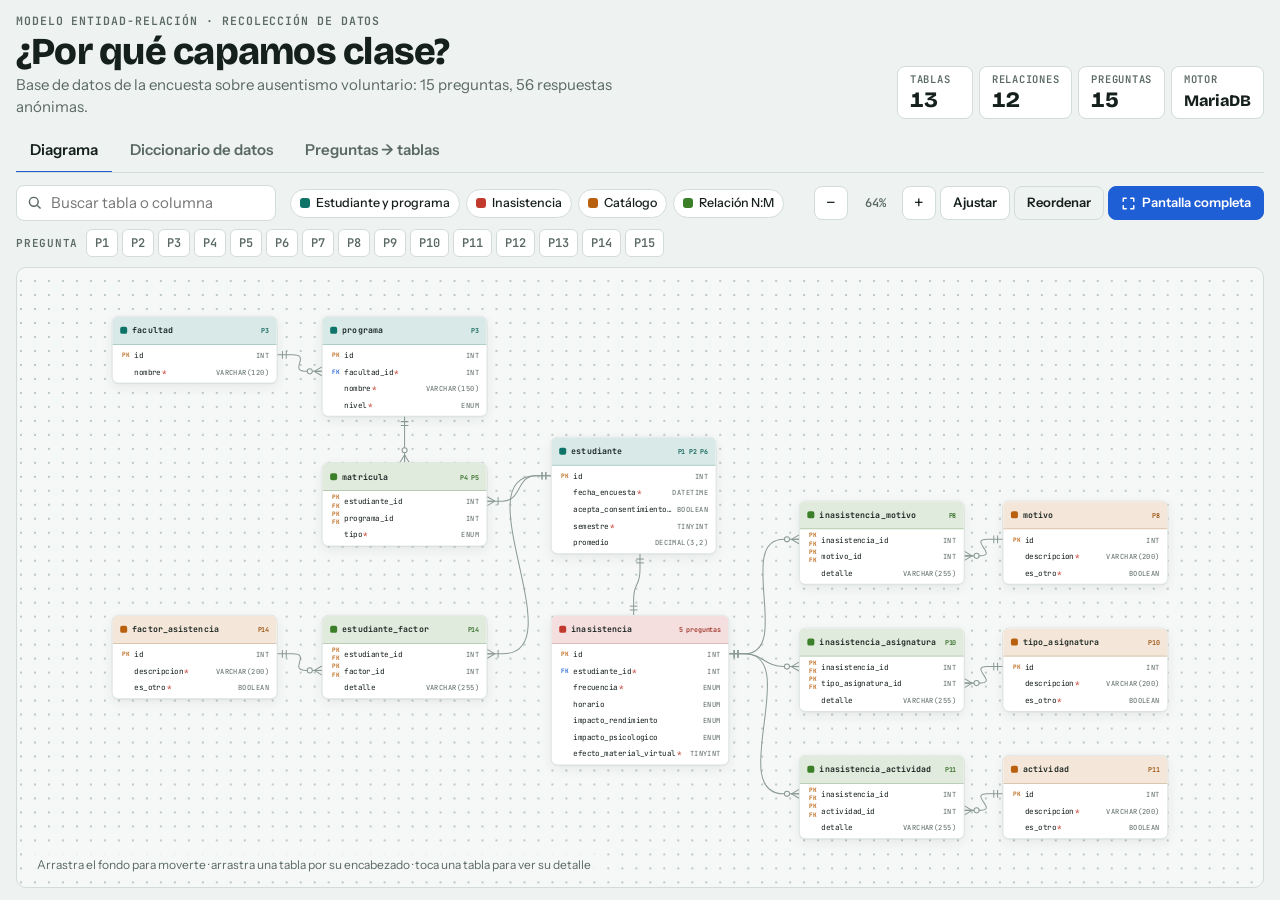
<file: index.html>
<!doctype html>
<html lang="es">
<head>
<meta charset="utf-8">
<meta name="viewport" content="width=device-width, initial-scale=1, viewport-fit=cover">
<!-- ARTIFACT-START -->
<title>MER ¿Por qué capamos clase?</title>
<meta name="claude:viewport-fit-sides" content="cover">
<link rel="preconnect" href="https://fonts.googleapis.com">
<link rel="preconnect" href="https://fonts.gstatic.com" crossorigin>
<link rel="stylesheet" href="https://fonts.googleapis.com/css2?family=Bricolage+Grotesque:opsz,wght@12..96,600;12..96,800&family=Instrument+Sans:wght@400;500;600&family=JetBrains+Mono:wght@400;600&display=swap">
<link rel="stylesheet" href="visor/styles.css">
<!-- HEAD-END -->
</head>
<body>
<!-- BODY-START -->
<div class="app">
  <header class="top">
    <div class="top__title">
      <p class="eyebrow">Modelo entidad-relación · Recolección de datos</p>
      <h1>¿Por qué capamos clase?</h1>
      <p class="lede">Base de datos de la encuesta sobre ausentismo voluntario: 15 preguntas, 56 respuestas anónimas.</p>
    </div>
    <dl class="stats">
      <div><dt>Tablas</dt><dd id="st-tablas">15</dd></div>
      <div><dt>Relaciones</dt><dd id="st-rel">15</dd></div>
      <div><dt>Preguntas</dt><dd id="st-preg">15</dd></div>
      <div><dt>Motor</dt><dd class="dd-text">MariaDB</dd></div>
    </dl>
  </header>

  <nav class="tabs" role="tablist" aria-label="Vistas del modelo">
    <button class="tab" role="tab" id="tab-diagrama" data-view="diagrama" aria-selected="true">Diagrama</button>
    <button class="tab" role="tab" id="tab-diccionario" data-view="diccionario" aria-selected="false">Diccionario de datos</button>
    <button class="tab" role="tab" id="tab-preguntas" data-view="preguntas" aria-selected="false">Preguntas → tablas</button>
  </nav>

  <main class="views">
    <!-- Vista diagrama -->
    <section class="view view--diagrama" id="view-diagrama" role="tabpanel" aria-labelledby="tab-diagrama">
      <div class="toolbar">
        <label class="search">
          <svg viewBox="0 0 20 20" aria-hidden="true"><circle cx="8.5" cy="8.5" r="5.5"/><path d="M13 13l4 4"/></svg>
          <input id="buscar" type="search" placeholder="Buscar tabla o columna" autocomplete="off">
        </label>
        <div class="legend" id="leyenda"></div>
        <div class="zoom">
          <button class="icon-btn" id="zoom-menos" aria-label="Alejar">−</button>
          <span id="zoom-valor" class="zoom__val">100%</span>
          <button class="icon-btn" id="zoom-mas" aria-label="Acercar">+</button>
          <button class="btn" id="ajustar">Ajustar</button>
          <button class="btn btn--ghost" id="reordenar" title="Volver a la posición original de las tablas">Reordenar</button>
          <button class="btn btn--full" id="pantalla" title="Pantalla completa (tecla F)" aria-pressed="false">
            <svg viewBox="0 0 20 20" aria-hidden="true"><path class="i-open" d="M3 7V3h4M13 3h4v4M17 13v4h-4M7 17H3v-4"/><path class="i-close" d="M7 3v4H3M17 7h-4V3M13 17v-4h4M3 13h4v4"/></svg>
            <span>Pantalla completa</span>
          </button>
        </div>
      </div>
      <div class="qbar" id="qbar" aria-label="Resaltar por pregunta"></div>
      <div class="stage">
        <div class="viewport" id="viewport" tabindex="0" aria-label="Diagrama entidad-relación. Arrastra para moverte, usa la rueda o los botones para hacer zoom.">
          <div class="world" id="world">
            <svg class="edges" id="edges" aria-hidden="true"></svg>
          </div>
        </div>
        <div class="banner" id="banner" hidden></div>
        <p class="hint" id="hint">Arrastra el fondo para moverte · arrastra una tabla por su encabezado · toca una tabla para ver su detalle</p>
        <aside class="panel" id="panel" hidden aria-live="polite">
          <button class="panel__close icon-btn" id="cerrar" aria-label="Cerrar detalle">×</button>
          <div id="panel-body"></div>
        </aside>
      </div>
    </section>

    <!-- Vista diccionario -->
    <section class="view view--doc" id="view-diccionario" role="tabpanel" aria-labelledby="tab-diccionario" hidden>
      <div class="doc" id="diccionario"></div>
    </section>

    <!-- Vista preguntas -->
    <section class="view view--doc" id="view-preguntas" role="tabpanel" aria-labelledby="tab-preguntas" hidden>
      <div class="doc" id="preguntas"></div>
    </section>
  </main>
</div>
<script src="visor/modelo.js"></script>
<script src="visor/app.js"></script>
<!-- BODY-END -->
</body>
</html>
</file>
<file: visor/styles.css>
/* Layout: app de una pantalla — cabecera compacta, pestañas y un lienzo de plano
   técnico con cuadrícula de puntos donde viven las tablas; el diccionario y las
   preguntas son vistas de lectura con desplazamiento propio. */
:root {
  --bg: #eef2f1;
  --surface: #ffffff;
  --surface-2: #f6f8f7;
  --ink: #15201d;
  --muted: #5a6964;
  --line: #d3dcd9;
  --dot: #bccac5;
  --edge: #8a9a95;
  --accent: #1f5fd6;
  --accent-ink: #ffffff;

  --g-academico: #0e7469;
  --g-centro: #c23a2e;
  --g-unica: #6450c8;
  --g-multiple: #b8600d;
  --g-puente: #3b8028;

  --font-display: "Bricolage Grotesque", "Segoe UI", system-ui, sans-serif;
  --font-body: "Instrument Sans", "Segoe UI", system-ui, -apple-system, sans-serif;
  --font-mono: "JetBrains Mono", ui-monospace, "Cascadia Mono", Consolas, monospace;

  --radius: 10px;
  --shadow: 0 1px 2px rgb(20 40 35 / .06), 0 6px 18px rgb(20 40 35 / .07);
  --tbl-w: 260px;
}
@media (prefers-color-scheme: dark) {
  :root:not([data-theme="light"]) {
    --bg: #0f1514; --surface: #18201f; --surface-2: #1d2725; --ink: #e5ece9; --muted: #98a8a3;
    --line: #2c3936; --dot: #2d3a37; --edge: #6f817c; --accent: #6f9cff; --accent-ink: #0b1222;
    --g-academico: #3cc2b2; --g-centro: #ff7b6b; --g-unica: #a796ff; --g-multiple: #f0a04d; --g-puente: #7fcf63;
    --shadow: 0 1px 2px rgb(0 0 0 / .4), 0 8px 22px rgb(0 0 0 / .35);
    color-scheme: dark;
  }
}
:root[data-theme="dark"] {
  --bg: #0f1514; --surface: #18201f; --surface-2: #1d2725; --ink: #e5ece9; --muted: #98a8a3;
  --line: #2c3936; --dot: #2d3a37; --edge: #6f817c; --accent: #6f9cff; --accent-ink: #0b1222;
  --g-academico: #3cc2b2; --g-centro: #ff7b6b; --g-unica: #a796ff; --g-multiple: #f0a04d; --g-puente: #7fcf63;
  --shadow: 0 1px 2px rgb(0 0 0 / .4), 0 8px 22px rgb(0 0 0 / .35);
  color-scheme: dark;
}

* { box-sizing: border-box; }
html, body { height: 100%; }
body {
  margin: 0;
  background: var(--bg);
  color: var(--ink);
  font: 15px/1.5 var(--font-body);
  -webkit-font-smoothing: antialiased;
}
button { font: inherit; color: inherit; }
:focus-visible { outline: 2px solid var(--accent); outline-offset: 2px; }

.app {
  height: 100%;
  display: grid;
  grid-template-rows: auto auto 1fr;
  padding-left: max(16px, env(safe-area-inset-left, 0px));
  padding-right: max(16px, env(safe-area-inset-right, 0px));
  padding-block: 14px 12px;
  gap: 12px;
  min-height: 0;
}

/* Cabecera */
.top { display: flex; flex-wrap: wrap; align-items: end; justify-content: space-between; gap: 12px 24px; }
.top__title { min-width: 0; }
.eyebrow { margin: 0; font: 600 11.5px/1.2 var(--font-mono); letter-spacing: .08em; text-transform: uppercase; color: var(--muted); }
h1 { margin: 4px 0 2px; font: 800 clamp(26px, 4vw, 38px)/1.05 var(--font-display); letter-spacing: -.02em; text-wrap: balance; }
.lede { margin: 0; color: var(--muted); max-width: 62ch; }
.stats { display: flex; gap: 6px; margin: 0; flex-wrap: wrap; }
.stats div { background: var(--surface); border: 1px solid var(--line); border-radius: 8px; padding: 6px 12px; min-width: 76px; }
.stats dt { font: 600 10.5px/1.2 var(--font-mono); letter-spacing: .07em; text-transform: uppercase; color: var(--muted); }
.stats dd { margin: 2px 0 0; font: 800 22px/1.1 var(--font-display); font-variant-numeric: tabular-nums; }
.stats .dd-text { font-size: 16px; padding-top: 4px; }

/* Pestañas */
.tabs { display: flex; gap: 4px; border-bottom: 1px solid var(--line); overflow-x: auto; scrollbar-width: none; }
.tab {
  background: none; border: 0; padding: 8px 14px 10px; cursor: pointer; white-space: nowrap;
  color: var(--muted); font-weight: 600; border-bottom: 2px solid transparent; margin-bottom: -1px;
}
.tab:hover { color: var(--ink); }
.tab[aria-selected="true"] { color: var(--ink); border-bottom-color: var(--accent); }

.views { min-height: 0; display: grid; }
.view { min-height: 0; }
.view--diagrama { display: grid; grid-template-rows: auto auto 1fr; gap: 8px; }
.view--diagrama[hidden] { display: none; }
.view--doc { overflow: auto; }

/* Barra de herramientas */
.toolbar { display: flex; flex-wrap: wrap; align-items: center; gap: 8px 14px; }
.search {
  display: flex; align-items: center; gap: 6px; background: var(--surface); border: 1px solid var(--line);
  border-radius: 8px; padding: 0 10px; height: 36px; flex: 0 1 260px; min-width: 0;
}
.search svg { width: 16px; height: 16px; fill: none; stroke: var(--muted); stroke-width: 1.8; flex: none; }
.search input { border: 0; background: none; outline: none; color: var(--ink); font: inherit; width: 100%; min-width: 0; }
.legend { display: flex; flex-wrap: wrap; gap: 4px 6px; flex: 1 1 auto; }
.legend__item {
  display: inline-flex; align-items: center; gap: 6px; padding: 4px 9px; border-radius: 999px; cursor: pointer;
  border: 1px solid var(--line); background: var(--surface); font-size: 12.5px; font-weight: 500; color: var(--ink);
}
.legend__item[aria-pressed="true"] { border-color: var(--gc); background: color-mix(in srgb, var(--gc) 14%, var(--surface)); }
.swatch { width: 10px; height: 10px; border-radius: 3px; background: var(--gc); flex: none; }
.zoom { display: flex; align-items: center; gap: 4px; }
.zoom__val { font: 600 12px var(--font-mono); width: 46px; text-align: center; color: var(--muted); font-variant-numeric: tabular-nums; }
.icon-btn, .btn {
  height: 34px; border-radius: 8px; border: 1px solid var(--line); background: var(--surface); cursor: pointer;
}
.icon-btn { width: 34px; font-size: 18px; line-height: 1; }
.btn { padding: 0 12px; font-weight: 600; font-size: 13px; }
.btn--ghost { background: none; }
.btn--full { display: inline-flex; align-items: center; gap: 6px; background: var(--accent); border-color: var(--accent); color: var(--accent-ink); }
.btn--full svg { width: 15px; height: 15px; fill: none; stroke: currentColor; stroke-width: 1.9; stroke-linecap: round; stroke-linejoin: round; }
.btn--full .i-close { display: none; }
.btn--full[aria-pressed="true"] .i-open { display: none; }
.btn--full[aria-pressed="true"] .i-close { display: inline; }
.btn--full:hover { filter: brightness(1.08); }
.icon-btn:hover, .btn:hover { border-color: var(--accent); }

/* Pantalla completa: nativa (Fullscreen API) o simulada donde el navegador no la permite */
.view--diagrama:fullscreen {
  background: var(--bg); width: 100%; height: 100%;
  padding: max(12px, env(safe-area-inset-top, 0px)) max(16px, env(safe-area-inset-right, 0px)) max(12px, env(safe-area-inset-bottom, 0px)) max(16px, env(safe-area-inset-left, 0px));
}
.view--diagrama:-webkit-full-screen { background: var(--bg); width: 100%; height: 100%; padding: 12px 16px; }
.view--diagrama.is-max {
  position: fixed; inset: 0; z-index: 50; background: var(--bg);
  padding: max(12px, env(safe-area-inset-top, 0px)) max(16px, env(safe-area-inset-right, 0px)) max(12px, env(safe-area-inset-bottom, 0px)) max(16px, env(safe-area-inset-left, 0px));
}
body.no-scroll { overflow: hidden; }

/* Barra de preguntas */
.qbar { display: flex; gap: 4px; overflow-x: auto; padding-bottom: 2px; scrollbar-width: thin; }
.qchip {
  flex: none; border: 1px solid var(--line); background: var(--surface); border-radius: 6px; cursor: pointer;
  font: 600 12px var(--font-mono); padding: 5px 8px; color: var(--muted);
}
.qchip:hover { color: var(--ink); border-color: var(--ink); }
.qchip[aria-pressed="true"] { background: var(--accent); border-color: var(--accent); color: var(--accent-ink); }
.qbar__label { flex: none; align-self: center; font: 600 11px var(--font-mono); letter-spacing: .07em; text-transform: uppercase; color: var(--muted); margin-right: 4px; }

/* Lienzo */
.stage { position: relative; min-height: 320px; border: 1px solid var(--line); border-radius: var(--radius); overflow: hidden; background: var(--surface-2); }
.viewport {
  position: absolute; inset: 0; overflow: hidden; cursor: grab; touch-action: none;
  background-image: radial-gradient(var(--dot) 1.2px, transparent 1.3px);
  background-size: 22px 22px;
}
.viewport.is-panning { cursor: grabbing; }
.world { position: absolute; left: 0; top: 0; transform-origin: 0 0; }
.edges { position: absolute; left: 0; top: 0; width: 1px; height: 1px; overflow: visible; pointer-events: none; }

.edge path.line { fill: none; stroke: var(--edge); stroke-width: 1.6; transition: stroke .15s, opacity .15s; }
.edge .mk { fill: none; stroke: var(--edge); stroke-width: 1.6; }
.edge .mk-c { fill: var(--surface-2); stroke: var(--edge); stroke-width: 1.6; }
.edge.is-on path.line, .edge.is-on .mk, .edge.is-on .mk-c { stroke: var(--accent); stroke-width: 2.2; }
.edge.is-dim { opacity: .15; }

/* Tarjetas de tabla */
.tbl {
  position: absolute; width: var(--tbl-w); background: var(--surface); border: 1px solid var(--line);
  border-radius: var(--radius); box-shadow: var(--shadow); overflow: hidden; user-select: none;
  transition: opacity .15s, box-shadow .15s, border-color .15s;
}
.tbl__head {
  display: flex; align-items: center; gap: 8px; height: 44px; padding: 0 12px; cursor: move;
  background: color-mix(in srgb, var(--gc) 16%, var(--surface));
  border-bottom: 1px solid color-mix(in srgb, var(--gc) 35%, var(--line));
}
.tbl__head .swatch { width: 11px; height: 11px; }
.tbl__name { margin: 0; font: 600 13px/1.2 var(--font-mono); min-width: 0; overflow: hidden; text-overflow: ellipsis; white-space: nowrap; flex: 1; }
.tbl__qs { font: 600 10.5px var(--font-mono); color: color-mix(in srgb, var(--gc) 80%, var(--ink)); white-space: nowrap; }
.tbl ul { list-style: none; margin: 0; padding: 4px 0; }
.tbl li {
  display: grid; grid-template-columns: 26px 1fr auto; align-items: center; height: 26px; padding: 0 12px 0 8px;
  font: 12px/1.35 var(--font-mono);
}
.tbl li .k { font-size: 9.5px; font-weight: 600; text-align: center; color: var(--muted); }
.tbl li .k.pk { color: var(--g-multiple); }
.tbl li .k.fk { color: var(--accent); }
.tbl li .fn { overflow: hidden; padding-block: 2px; text-overflow: ellipsis; white-space: nowrap; }
.tbl li .ft { color: var(--muted); font-size: 11px; padding-left: 8px; }
.tbl li.is-nn .fn::after { content: "*"; color: var(--g-centro); margin-left: 2px; }
.tbl li.is-q { background: color-mix(in srgb, var(--accent) 16%, transparent); }
.tbl li.is-hit { background: color-mix(in srgb, var(--g-multiple) 22%, transparent); }

.tbl.g-academico { --gc: var(--g-academico); }
.tbl.g-centro { --gc: var(--g-centro); --tbl-w: 280px; }
.tbl.g-unica { --gc: var(--g-unica); }
.tbl.g-multiple { --gc: var(--g-multiple); }
.tbl.g-puente { --gc: var(--g-puente); }
.tbl.is-sel { border-color: var(--accent); box-shadow: 0 0 0 2px var(--accent), var(--shadow); }
.tbl.is-rel { border-color: color-mix(in srgb, var(--accent) 55%, var(--line)); }
.tbl.is-dim { opacity: .28; }
.tbl.is-drag { box-shadow: 0 14px 34px rgb(0 0 0 / .22); z-index: 5; }

.banner {
  position: absolute; left: max(12px, env(safe-area-inset-left, 0px)); top: 12px; right: 12px; max-width: 560px;
  background: var(--surface); border: 1px solid var(--accent); border-radius: 8px; padding: 10px 14px; box-shadow: var(--shadow);
  font-size: 13.5px;
}
.banner b { font-family: var(--font-mono); color: var(--accent); margin-right: 6px; }
.banner small { display: block; color: var(--muted); margin-top: 2px; font-size: 12px; }
.hint {
  position: absolute; left: 12px; bottom: 10px; margin: 0; font-size: 12px; color: var(--muted);
  background: color-mix(in srgb, var(--surface-2) 85%, transparent); padding: 3px 8px; border-radius: 6px; pointer-events: none;
}

/* Panel de detalle */
.panel {
  position: absolute; top: 10px; right: 10px; bottom: 10px; width: min(380px, calc(100% - 20px));
  background: var(--surface); border: 1px solid var(--line); border-radius: var(--radius); box-shadow: var(--shadow);
  overflow: auto; padding: 18px 18px 20px;
}
.panel__close { position: sticky; top: 0; float: right; margin: -6px -6px 0 8px; }
.panel h2 { margin: 2px 0 4px; font: 600 17px/1.25 var(--font-mono); overflow-wrap: anywhere; }
.panel .grp { display: inline-flex; align-items: center; gap: 6px; font-size: 12px; font-weight: 600; color: var(--muted); }
.panel p { margin: 8px 0; }
.panel h3 { margin: 18px 0 6px; font: 600 11px var(--font-mono); letter-spacing: .08em; text-transform: uppercase; color: var(--muted); }
.fields { width: 100%; border-collapse: collapse; font-size: 12.5px; }
.fields td { padding: 6px 4px; border-top: 1px solid var(--line); vertical-align: top; }
.fields td:first-child { font-family: var(--font-mono); font-weight: 600; overflow-wrap: anywhere; }
.fields .t { font-family: var(--font-mono); color: var(--muted); white-space: nowrap; }
.tags { display: flex; flex-wrap: wrap; gap: 3px; margin-top: 3px; }
.tag { font: 600 10px/1 var(--font-mono); padding: 3px 5px; border-radius: 4px; background: var(--surface-2); border: 1px solid var(--line); color: var(--muted); }
.tag.pk { color: var(--g-multiple); border-color: color-mix(in srgb, var(--g-multiple) 45%, var(--line)); }
.tag.fk { color: var(--accent); border-color: color-mix(in srgb, var(--accent) 45%, var(--line)); }
.tag.q { color: var(--g-unica); border-color: color-mix(in srgb, var(--g-unica) 45%, var(--line)); }
.fields .c { color: var(--muted); font-size: 12px; margin-top: 3px; }
.rels { list-style: none; padding: 0; margin: 0; display: grid; gap: 6px; }
.rels button {
  width: 100%; text-align: left; background: var(--surface-2); border: 1px solid var(--line); border-radius: 8px;
  padding: 8px 10px; cursor: pointer; font-size: 12.5px;
}
.rels button:hover { border-color: var(--accent); }
.rels code { font: 600 12px var(--font-mono); }
.rels .card { font: 600 11px var(--font-mono); color: var(--accent); }
.seeds { margin: 0; padding-left: 20px; font-size: 13px; }
.seeds li { margin: 3px 0; }
.note { font-size: 12px; color: var(--muted); }

/* Vistas de lectura */
.doc { max-width: 1100px; padding-block: 8px 40px; }
.doc__intro { color: var(--muted); max-width: 70ch; margin: 4px 0 18px; }
.group-title { display: flex; align-items: center; gap: 8px; margin: 26px 0 10px; font: 700 18px var(--font-display); }
.group-title .swatch { width: 12px; height: 12px; }
.group-title small { font: 400 13px var(--font-body); color: var(--muted); }
.cards { display: grid; grid-template-columns: repeat(auto-fill, minmax(min(100%, 460px), 1fr)); gap: 12px; }
.dcard { background: var(--surface); border: 1px solid var(--line); border-radius: var(--radius); padding: 14px 16px; min-width: 0; }
.dcard header { display: flex; align-items: baseline; justify-content: space-between; gap: 10px; }
.dcard h3 { margin: 0; font: 600 15px var(--font-mono); overflow-wrap: anywhere; }
.dcard p { margin: 6px 0 10px; color: var(--muted); font-size: 13.5px; }
.link-btn { background: none; border: 0; color: var(--accent); font-weight: 600; font-size: 12.5px; cursor: pointer; padding: 0; white-space: nowrap; }
.link-btn:hover { text-decoration: underline; }
.table-wrap { overflow-x: auto; }
.dtable { width: 100%; border-collapse: collapse; font-size: 13px; }
.dtable th { text-align: left; font: 600 10.5px var(--font-mono); letter-spacing: .06em; text-transform: uppercase; color: var(--muted); padding: 6px 8px; border-bottom: 1px solid var(--line); }
.dtable td { padding: 7px 8px; border-bottom: 1px solid var(--line); vertical-align: top; }
.dtable td.mono { font-family: var(--font-mono); font-size: 12.5px; white-space: nowrap; }
.dtable tr:last-child td { border-bottom: 0; }
details { margin-top: 10px; }
summary { cursor: pointer; font-weight: 600; font-size: 13px; color: var(--ink); }
.rules { background: var(--surface); border: 1px solid var(--line); border-radius: var(--radius); padding: 14px 18px; margin-top: 26px; }
.rules h3 { margin: 0 0 6px; font: 700 16px var(--font-display); }
.rules ol { margin: 0; padding-left: 20px; }

.qlist { display: grid; gap: 8px; }
.qrow {
  display: grid; grid-template-columns: 52px 1fr; gap: 4px 14px; background: var(--surface); border: 1px solid var(--line);
  border-radius: var(--radius); padding: 12px 16px;
}
.qrow__id { font: 800 20px/1.2 var(--font-display); color: var(--accent); grid-row: span 3; }
.qrow__text { margin: 0; font-weight: 500; min-width: 0; }
.qrow__type { font-size: 12.5px; color: var(--muted); }
.dest { display: flex; flex-wrap: wrap; gap: 6px; margin-top: 4px; }
.dest button {
  font: 600 12px var(--font-mono); border: 1px solid var(--line); background: var(--surface-2); border-radius: 6px;
  padding: 4px 8px; cursor: pointer; color: var(--ink);
}
.dest button:hover { border-color: var(--accent); color: var(--accent); }

@media (max-width: 720px) {
  .stats div { min-width: 0; padding: 4px 10px; }
  .stats dd { font-size: 18px; }
  .lede { display: none; }
  .top { gap: 8px; }
  .stats { flex-wrap: nowrap; }
  .stats div { flex: 1; }
  .stats dt { font-size: 9.5px; }
  .legend { display: none; }
  .search { flex: 1 1 160px; }
  .panel { top: auto; left: 8px; right: 8px; bottom: 8px; width: auto; max-height: 62%; }
  .hint { display: none; }
  .btn--full span { display: none; }
  .btn--full { width: 34px; padding: 0; justify-content: center; }
  .qrow { grid-template-columns: 1fr; }
  .qrow__id { grid-row: auto; font-size: 17px; }
}
@media (prefers-reduced-motion: reduce) {
  * { transition: none !important; }
}
</file>
